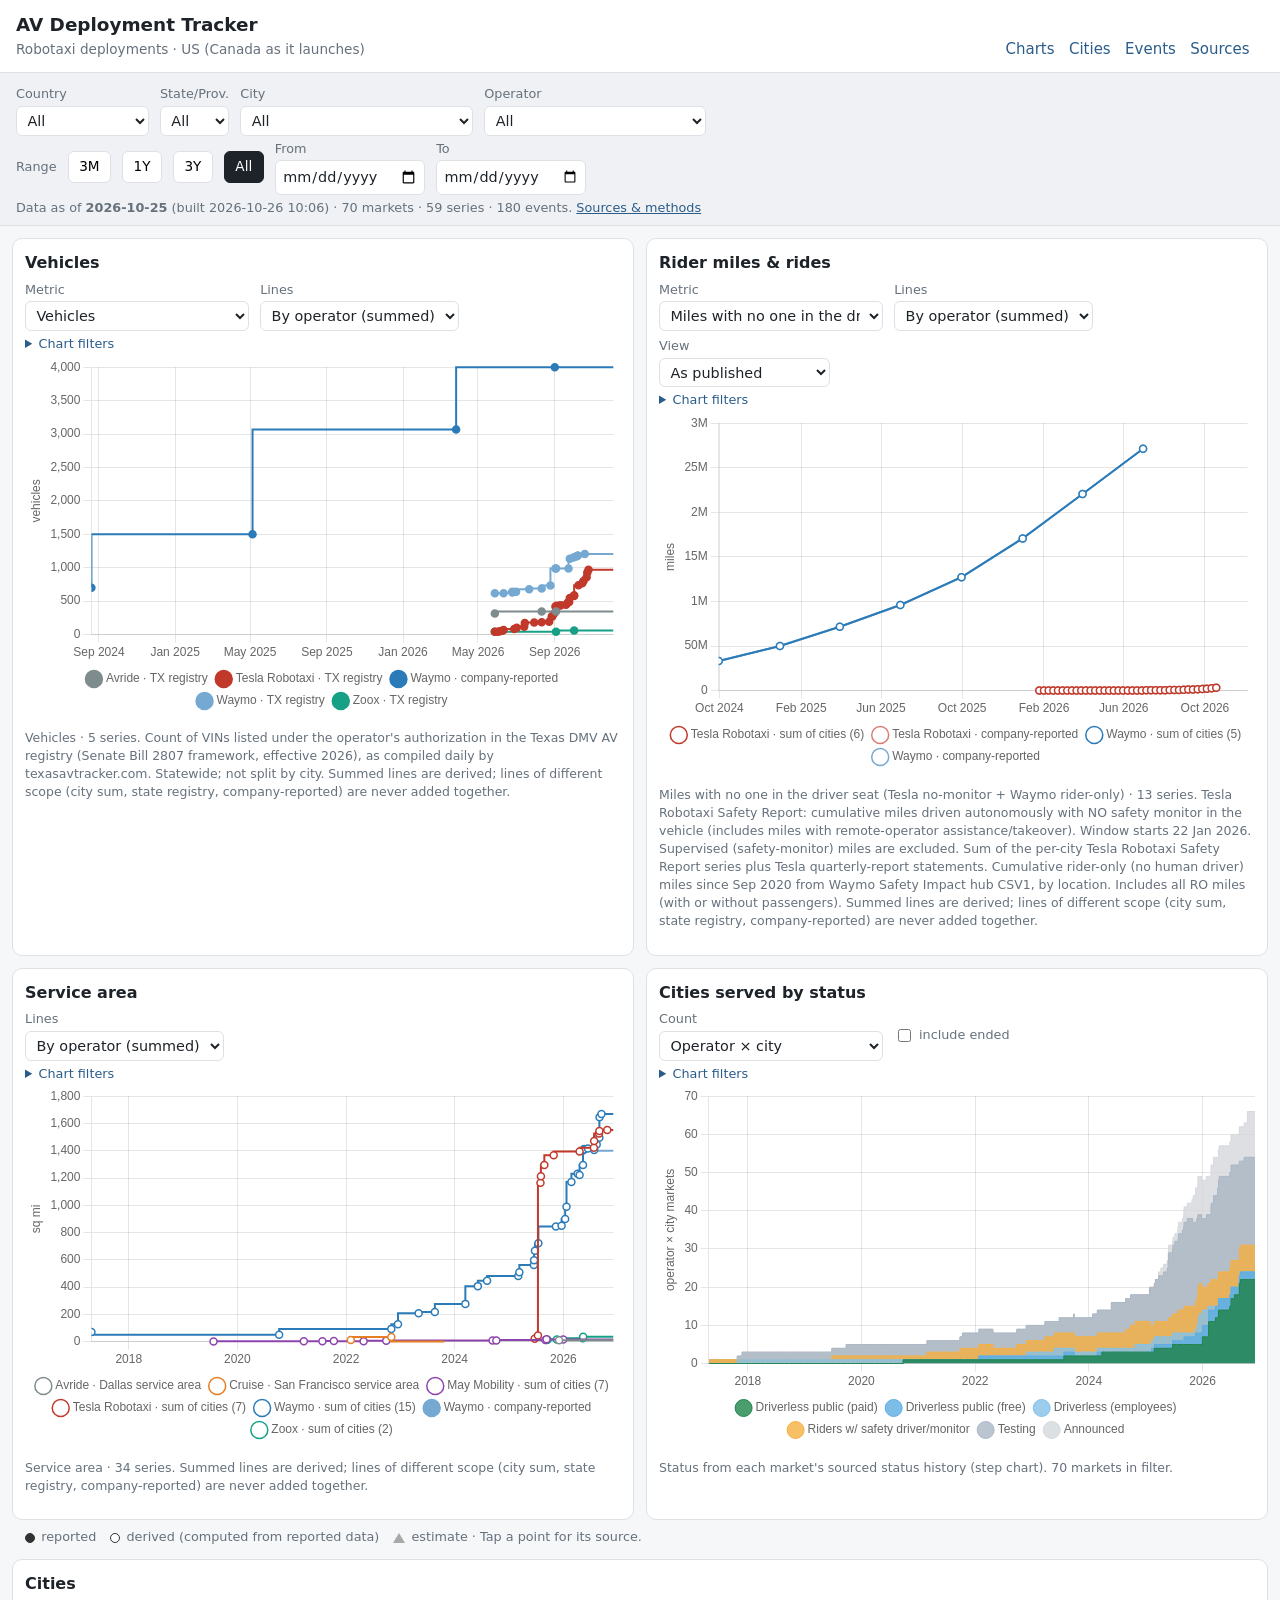
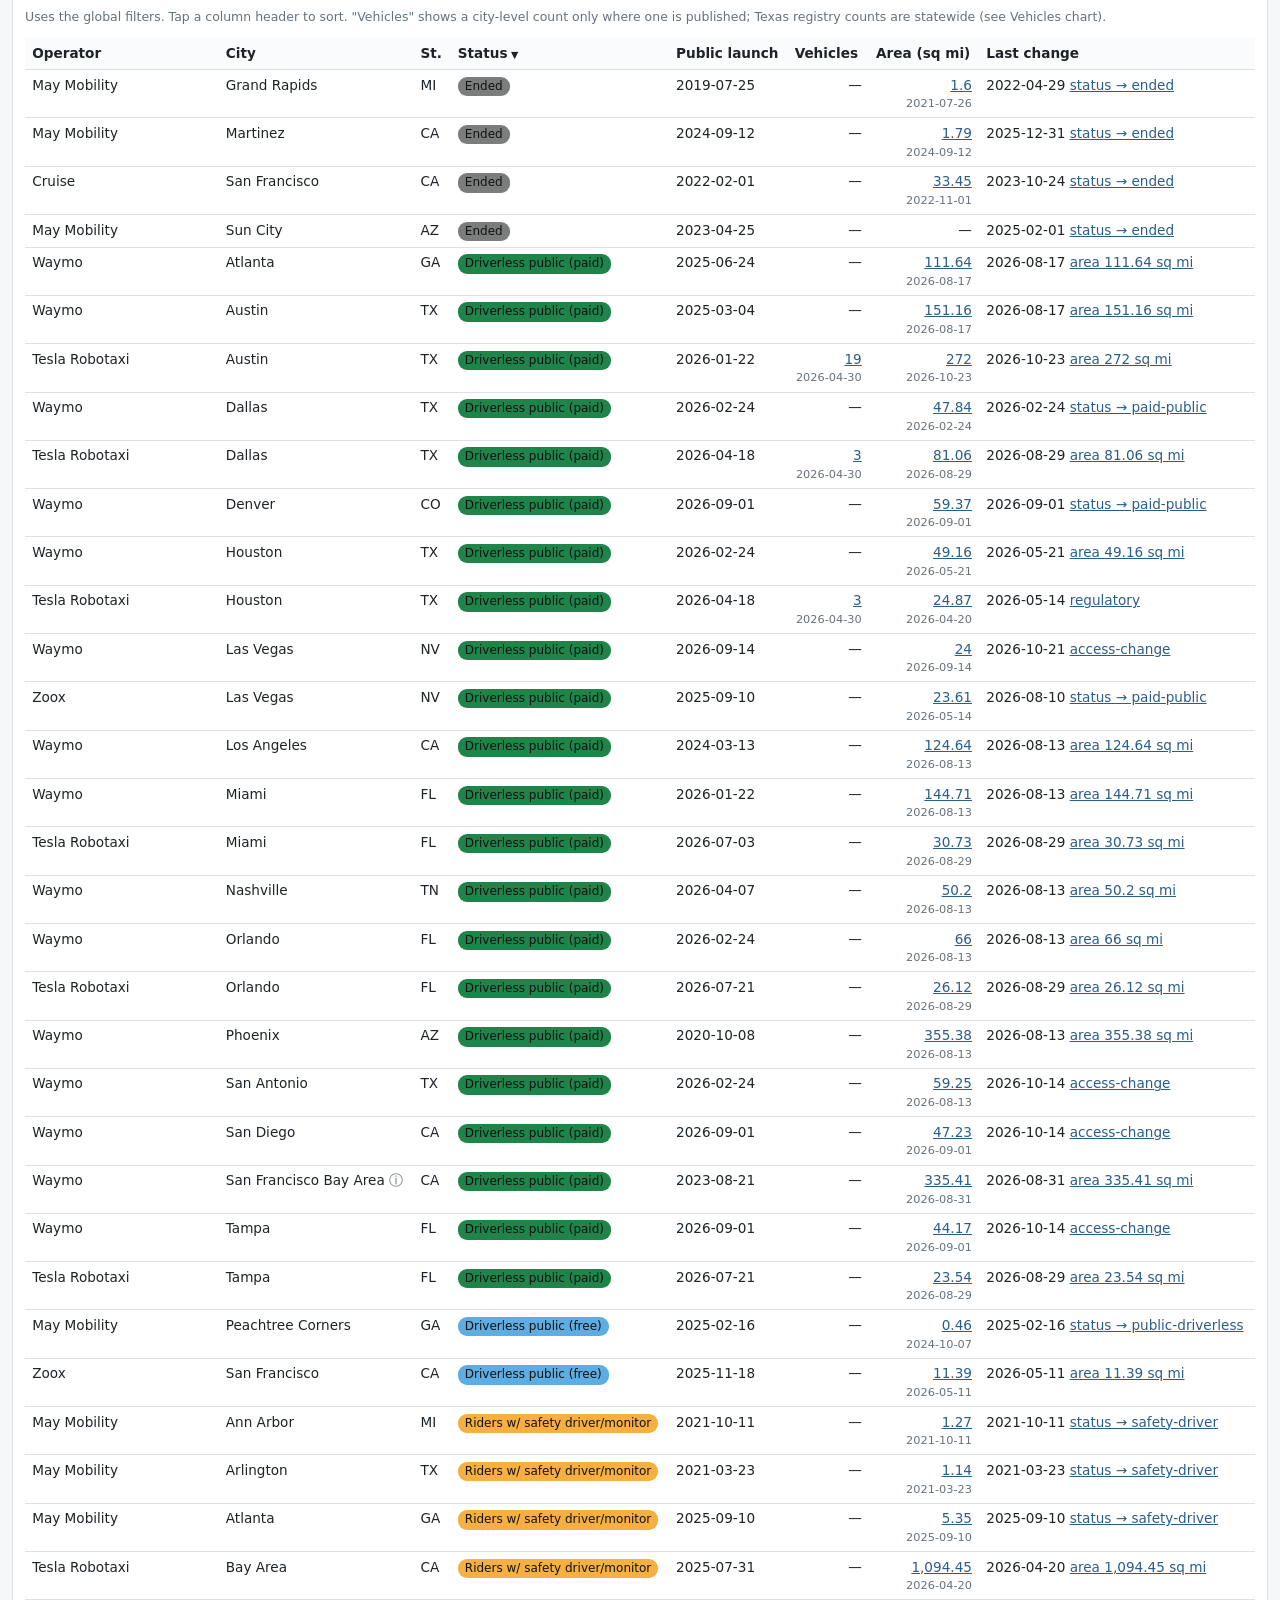
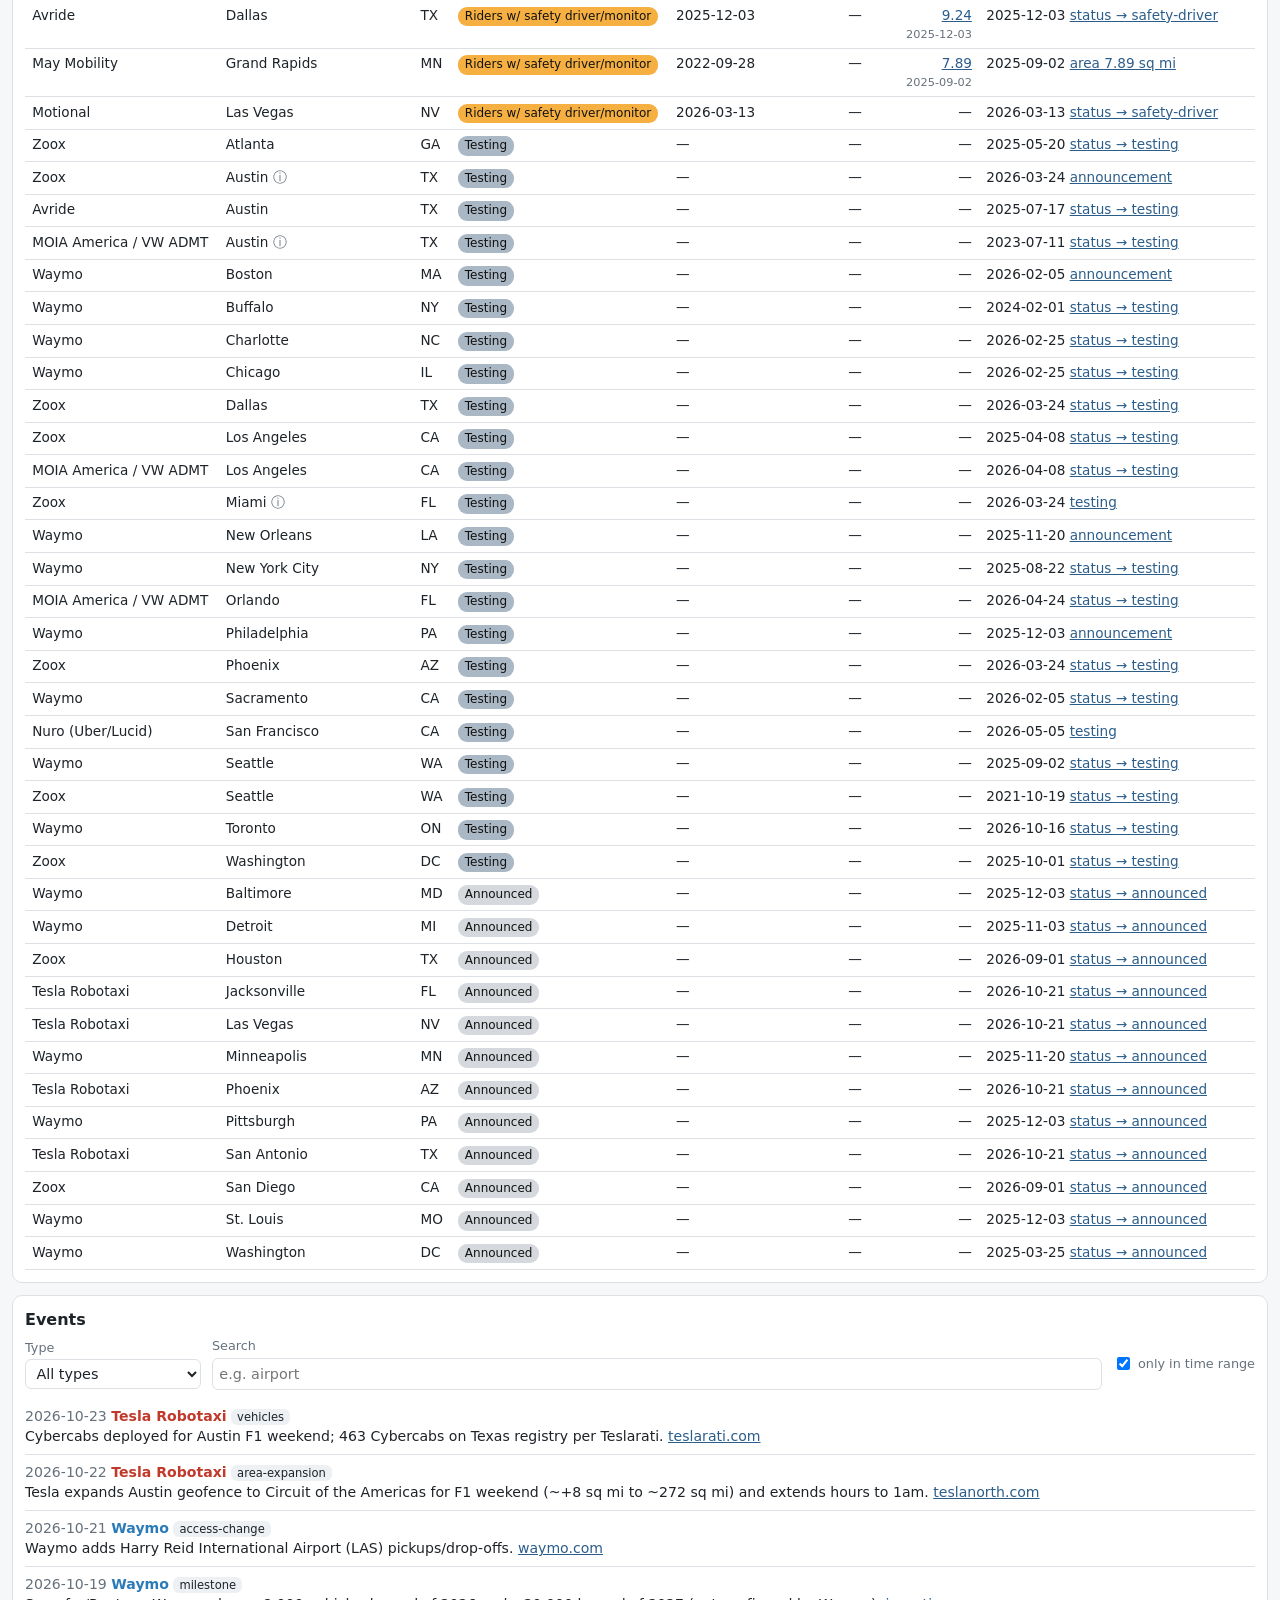
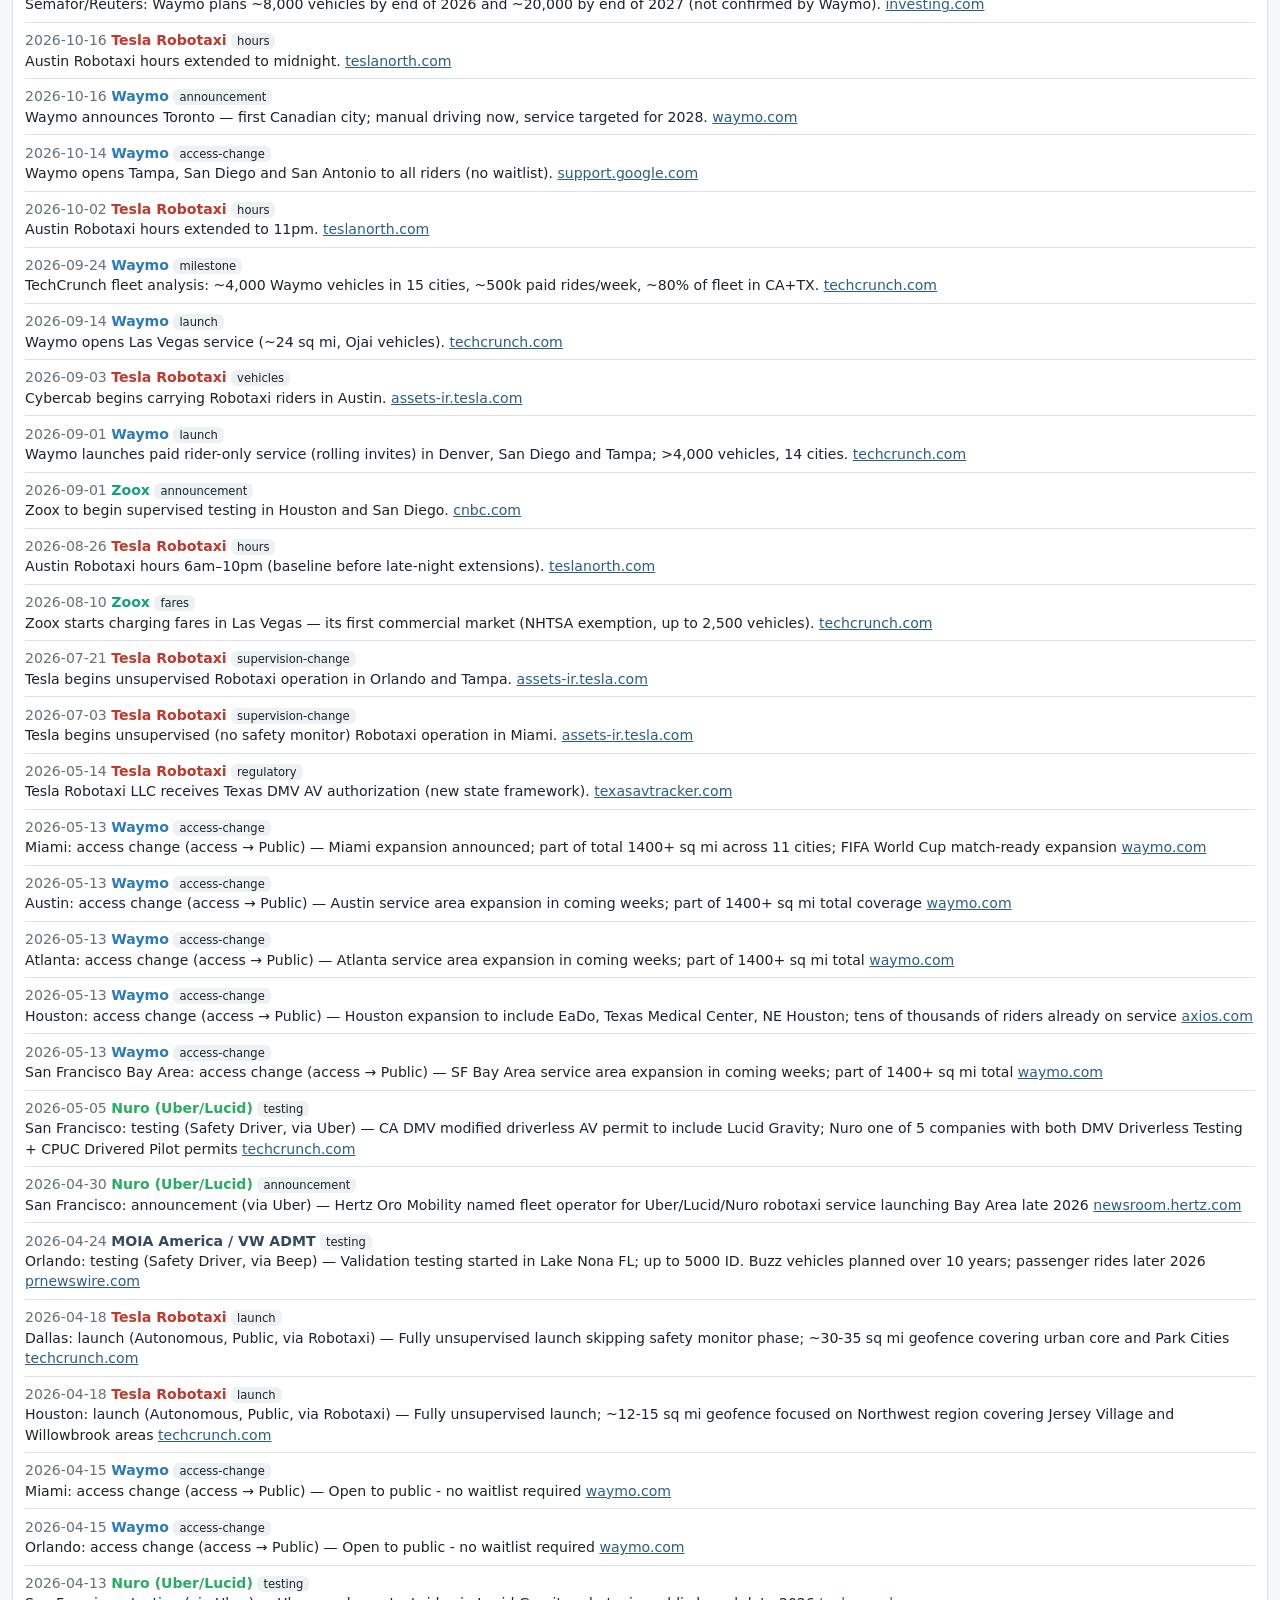
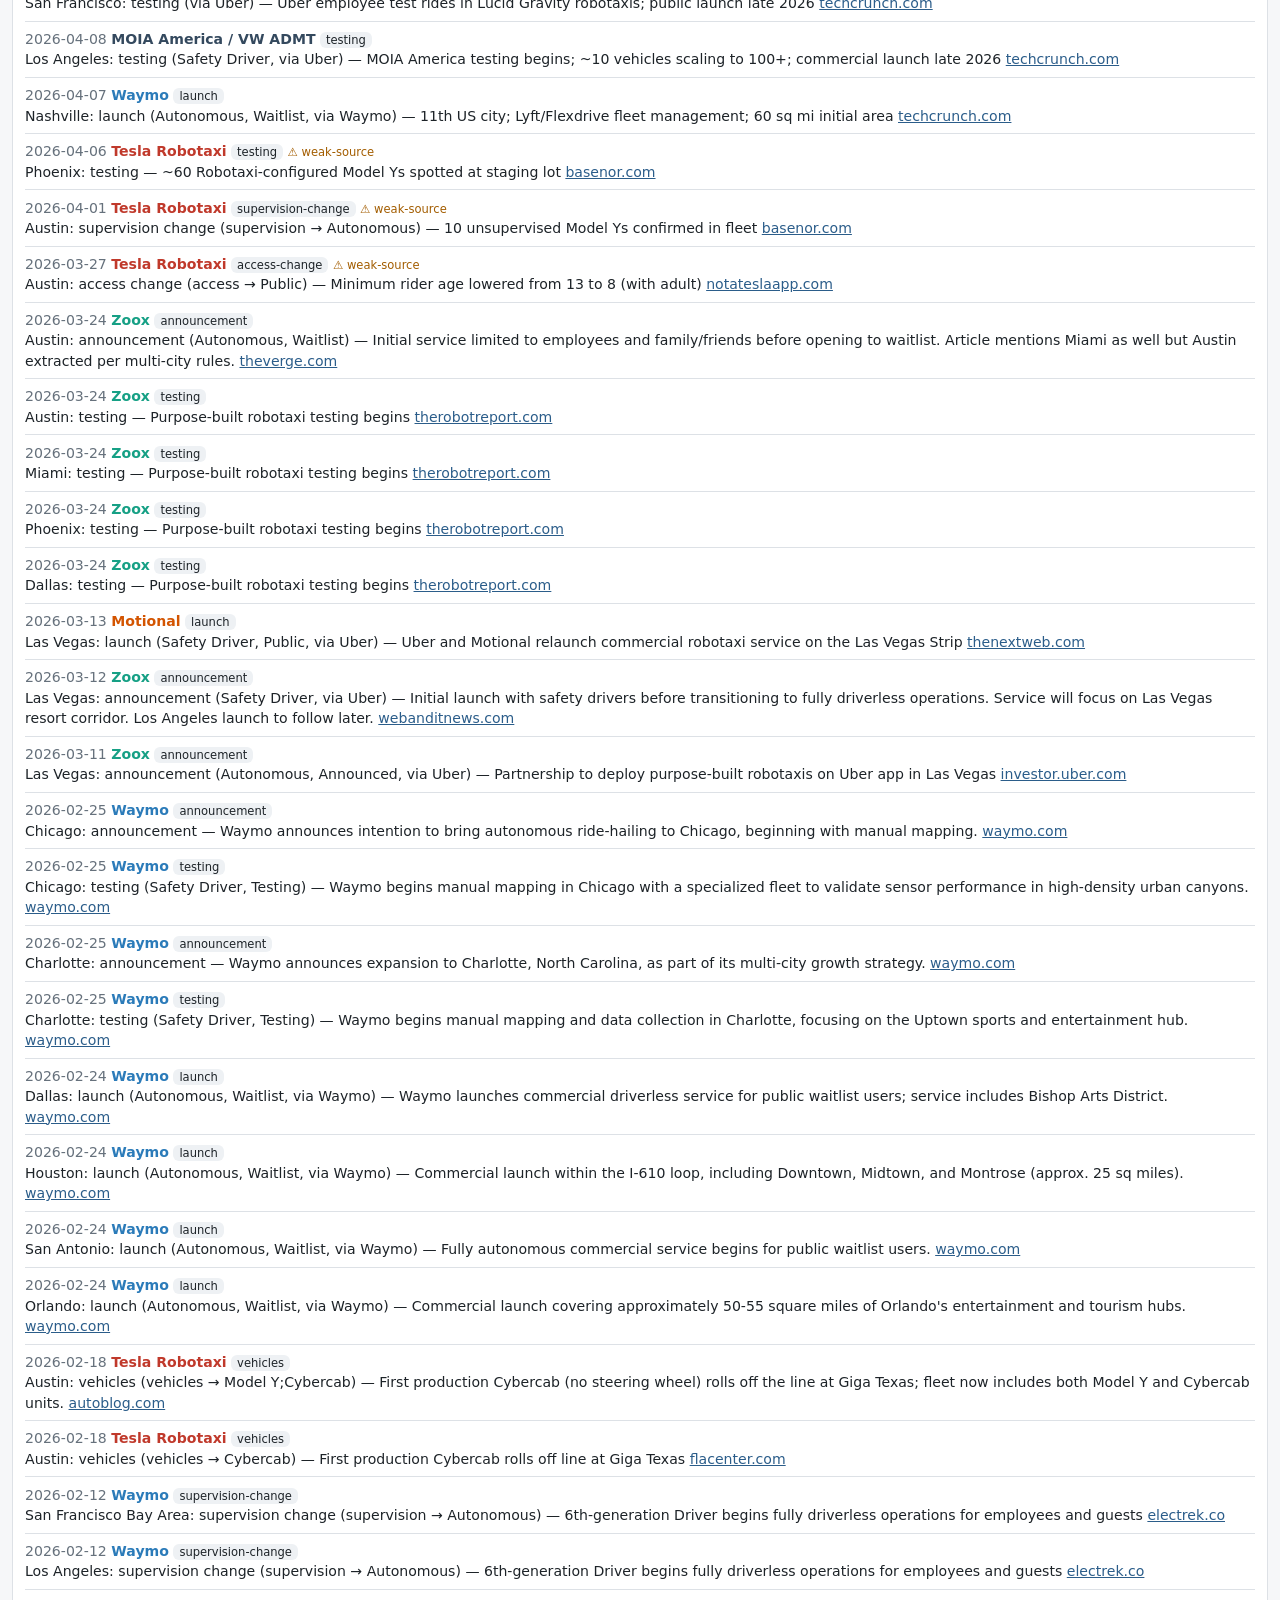
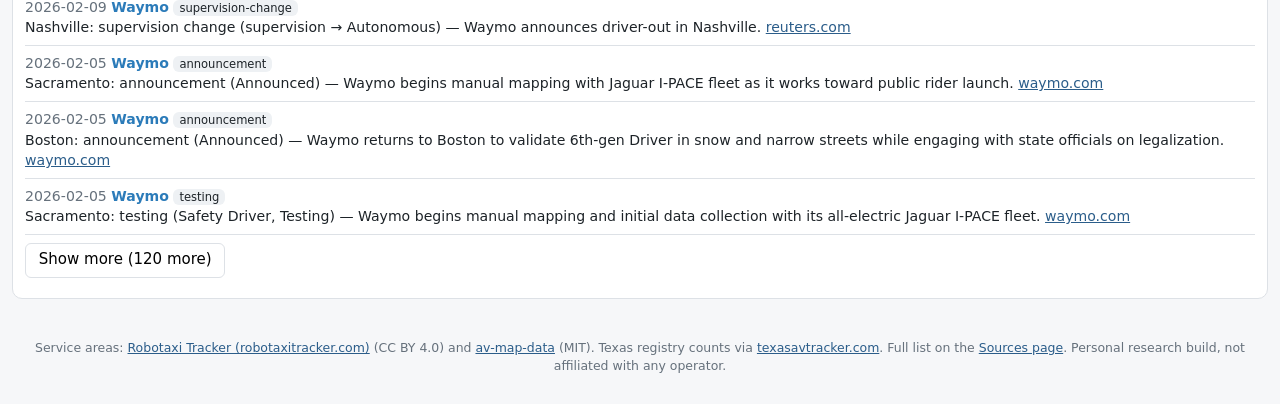
<file: index.html>
<!doctype html>
<html lang="en">
<head>
<meta charset="utf-8">
<meta name="viewport" content="width=device-width, initial-scale=1">
<title>AV Deployment Tracker</title>
<link rel="icon" href="data:,">
<link rel="stylesheet" href="site/css/style.css">
</head>
<body>
<header class="top">
  <div class="title"><h1>AV Deployment Tracker</h1><span class="sub">Robotaxi deployments · US (Canada as it launches)</span></div>
  <nav><a href="#charts">Charts</a><a href="#cities">Cities</a><a href="#events">Events</a><a href="sources.html">Sources</a></nav>
</header>
<section class="filters" id="global-filters" aria-label="Global filters">
  <div class="frow">
    <label>Country <select data-f="country"></select></label>
    <label>State/Prov. <select data-f="state"></select></label>
    <label>City <select data-f="city"></select></label>
    <label>Operator <select data-f="operator"></select></label>
  </div>
  <div class="frow range" data-range="global">
    <span class="rlabel">Range</span>
    <button data-r="3M">3M</button><button data-r="1Y">1Y</button><button data-r="3Y">3Y</button><button data-r="ALL" class="on">All</button>
    <label>From <input type="date" data-r="from"></label><label>To <input type="date" data-r="to"></label>
  </div>
  <p class="updated" id="updated"></p>
</section>
<main>
  <section id="charts" class="grid">
    <article class="card" data-chart="vehicles"><h2>Vehicles</h2></article>
    <article class="card" data-chart="usage"><h2>Rider miles &amp; rides</h2></article>
    <article class="card" data-chart="area"><h2>Service area</h2></article>
    <article class="card" data-chart="status"><h2>Cities served by status</h2></article>
  </section>
  <p class="legend-key"><span class="k rep"></span> reported <span class="k der"></span> derived (computed from reported data) <span class="k est"></span> estimate · Tap a point for its source.</p>
  <section id="cities" class="card wide">
    <h2>Cities</h2>
    <p class="hint">Uses the global filters. Tap a column header to sort. "Vehicles" shows a city-level count only where one is published; Texas registry counts are statewide (see Vehicles chart).</p>
    <div class="tablewrap"><table id="city-table"></table></div>
  </section>
  <section id="events" class="card wide">
    <h2>Events</h2>
    <div class="frow"><label>Type <select id="ev-type"></select></label><label class="grow">Search <input type="search" id="ev-q" placeholder="e.g. airport"></label><label class="chk"><input type="checkbox" id="ev-inrange" checked> only in time range</label></div>
    <ol id="event-list" class="timeline"></ol>
    <button id="ev-more" class="more" hidden>Show more</button>
  </section>
</main>
<footer>
  <p>Service areas: <a href="https://robotaxitracker.com">Robotaxi Tracker (robotaxitracker.com)</a> (CC BY 4.0) and <a href="https://github.com/path-avmap/av-map-data">av-map-data</a> (MIT). Texas registry counts via <a href="https://texasavtracker.com/">texasavtracker.com</a>. Full list on the <a href="sources.html">Sources page</a>. Personal research build, not affiliated with any operator.</p>
</footer>
<script src="site/vendor/chart.umd.min.js"></script>
<script src="site/vendor/chartjs-adapter-date-fns.bundle.min.js"></script>
<script src="site/js/common.js"></script>
<script src="site/js/app.js"></script>
</body>
</html>
</file>
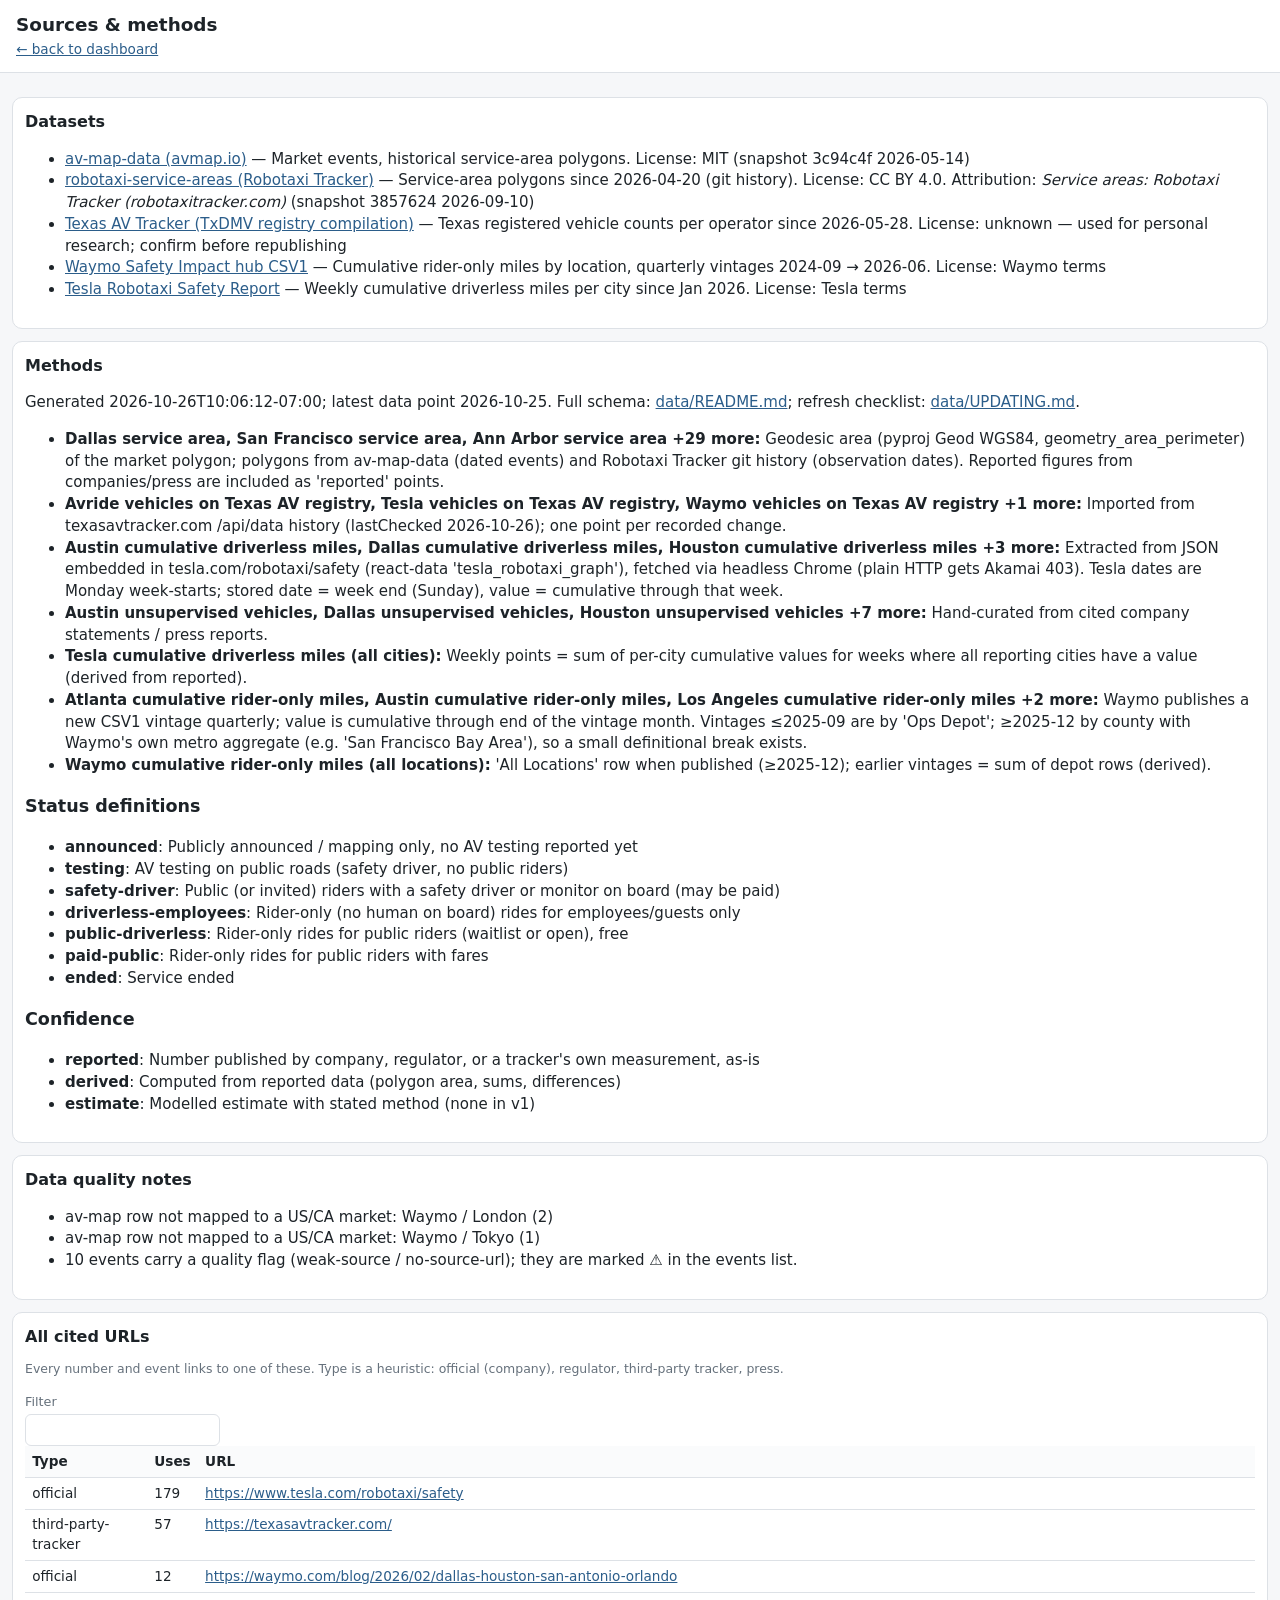
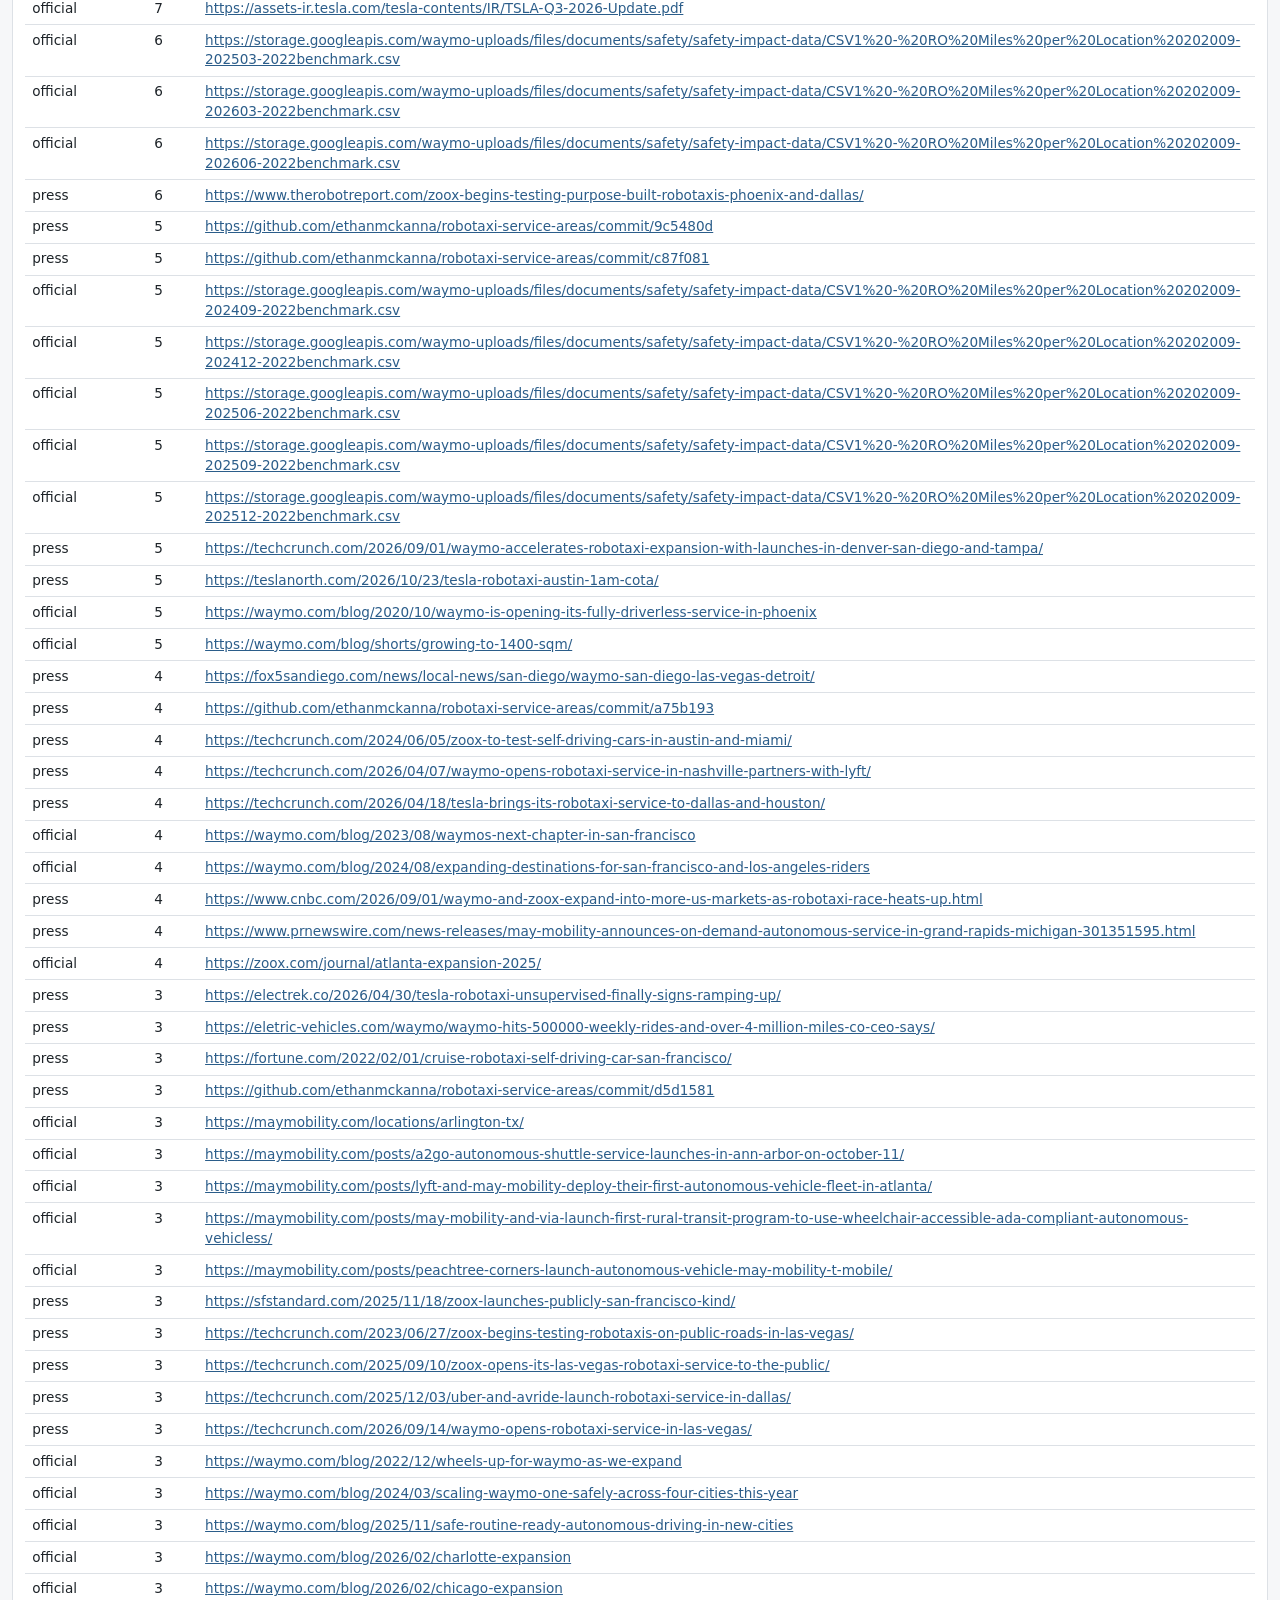
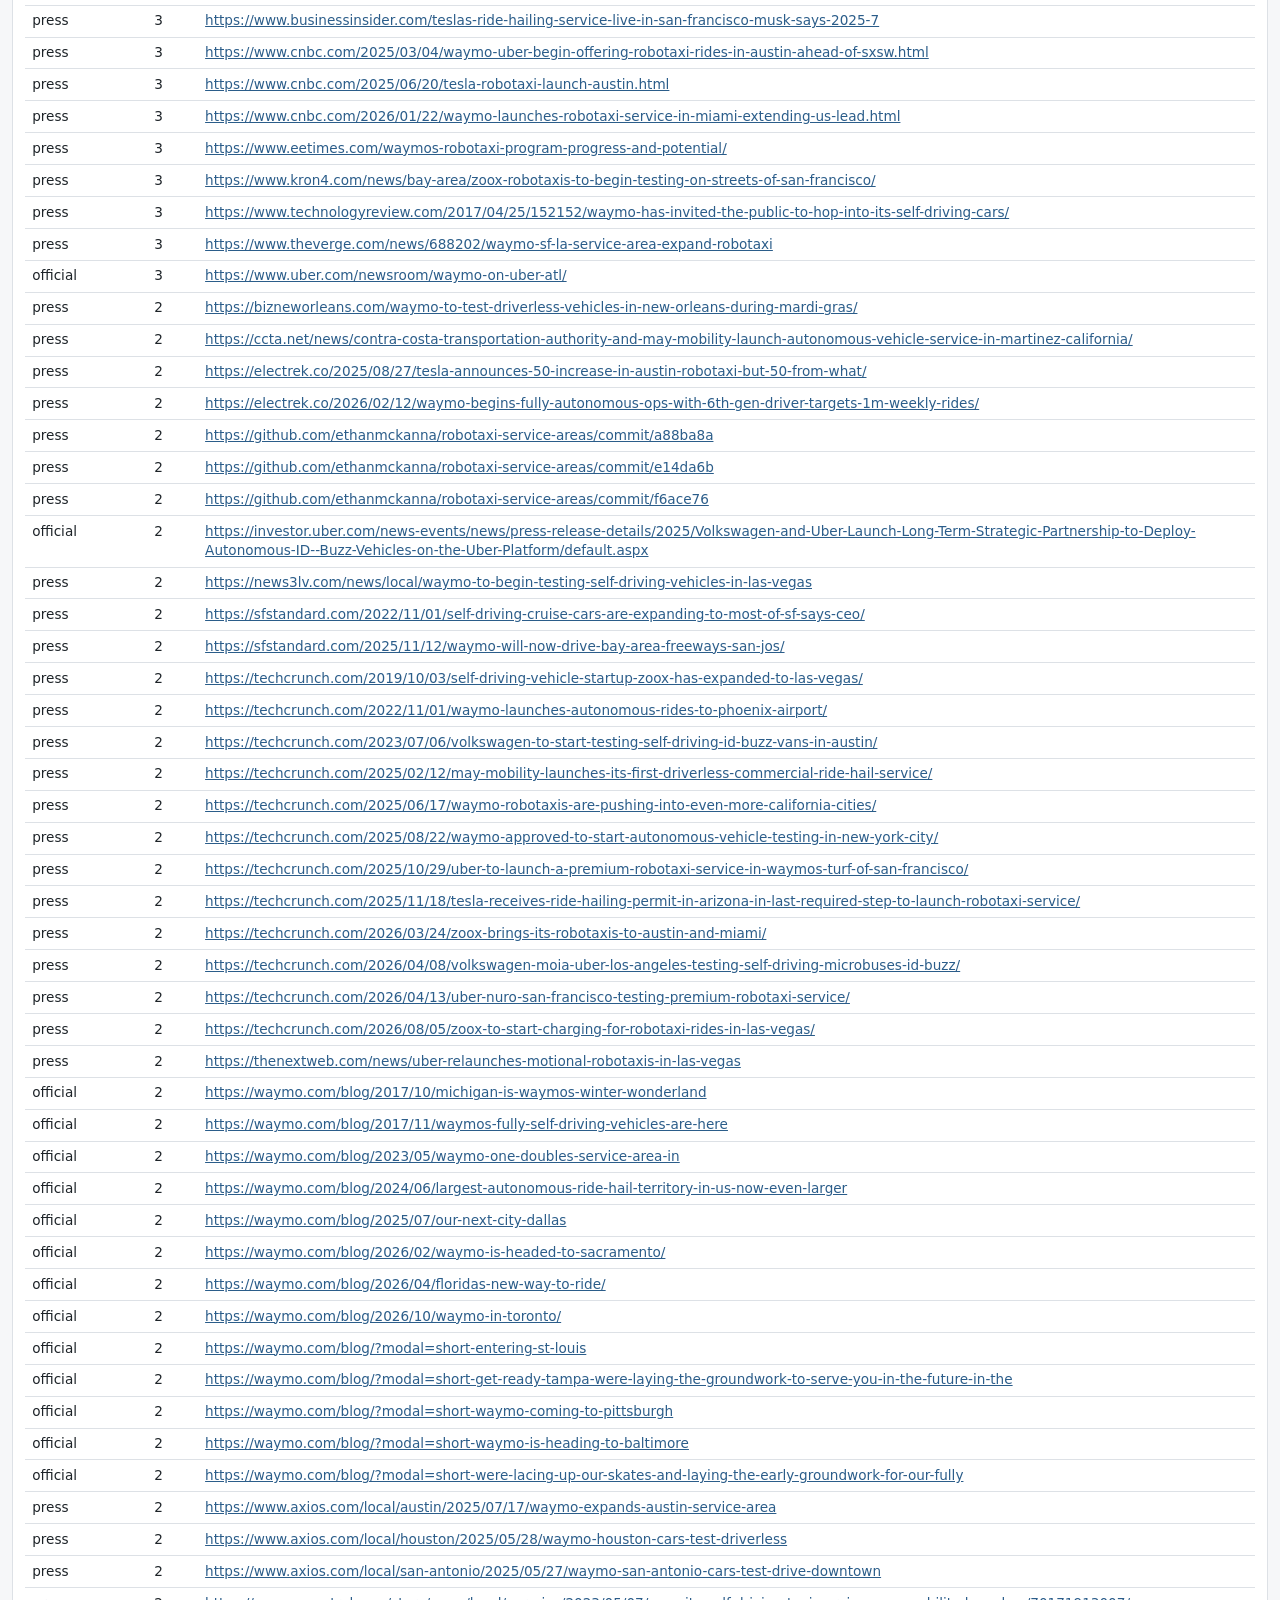
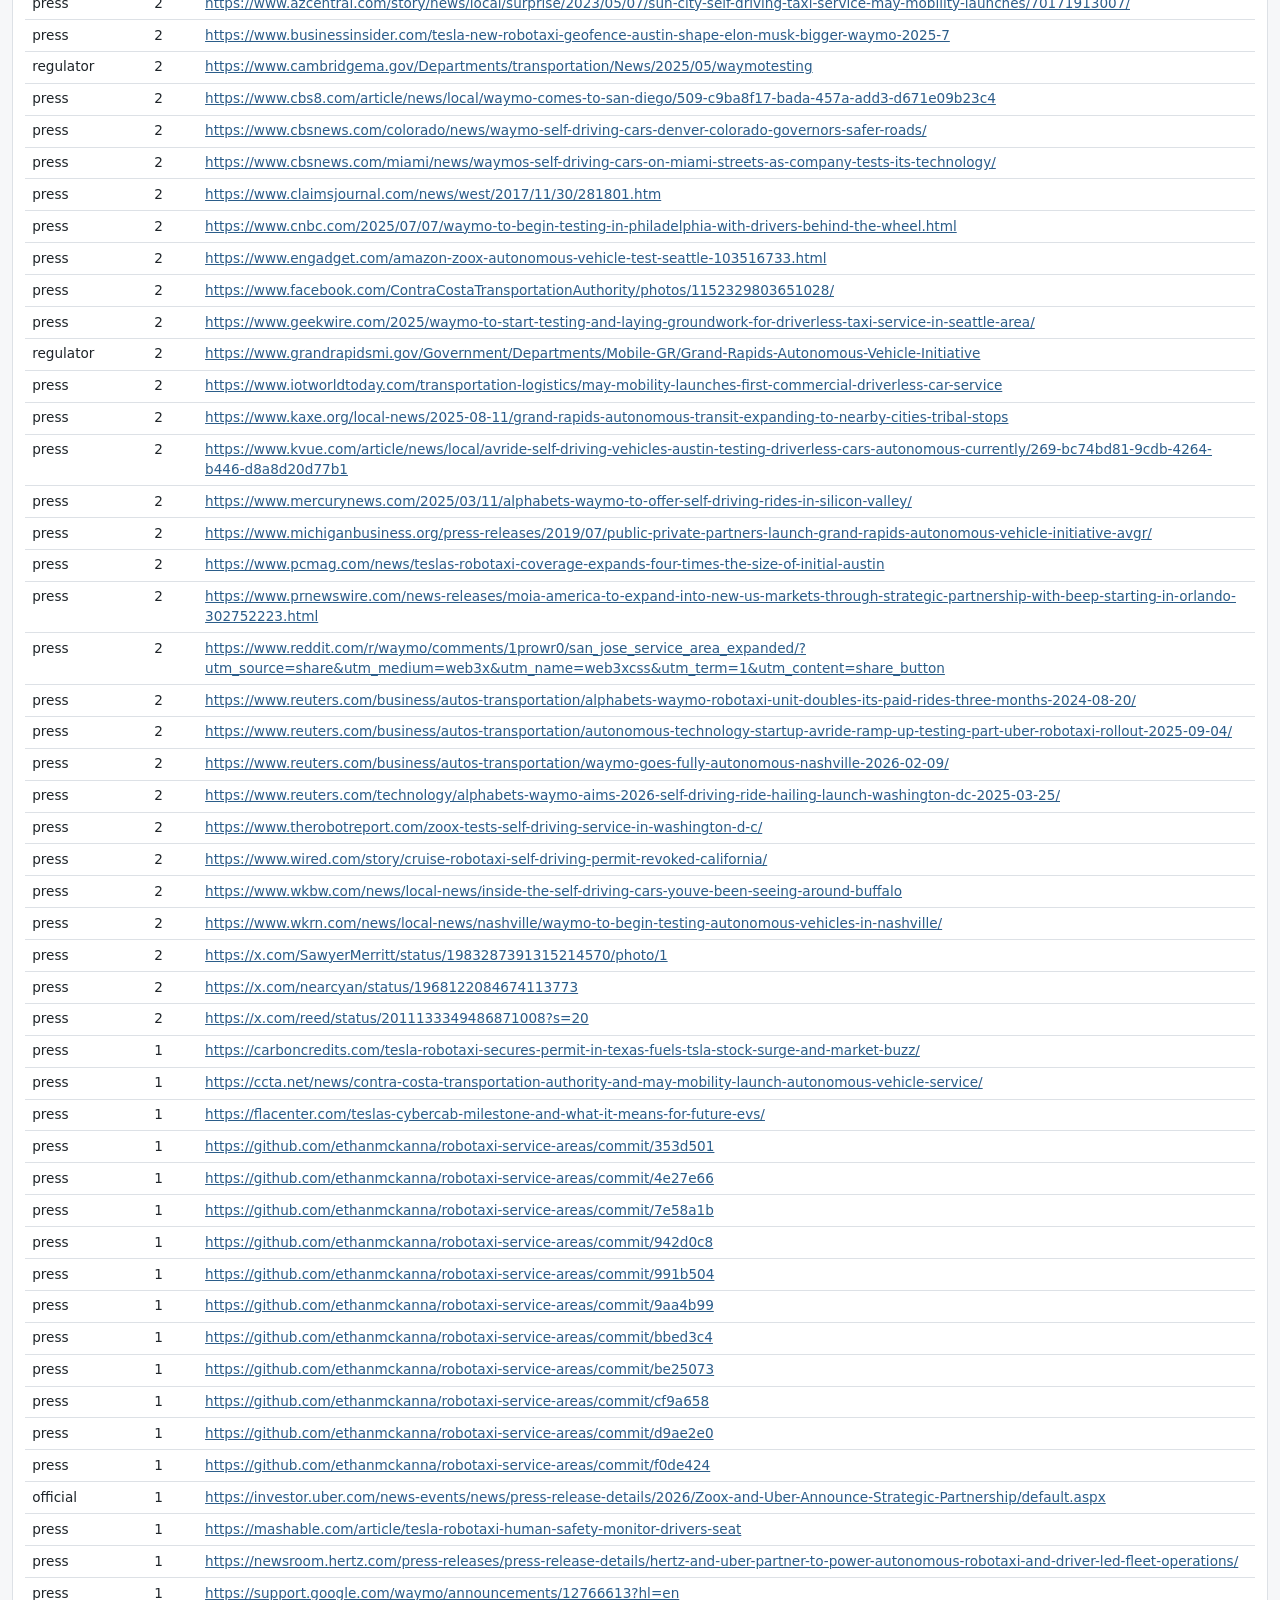
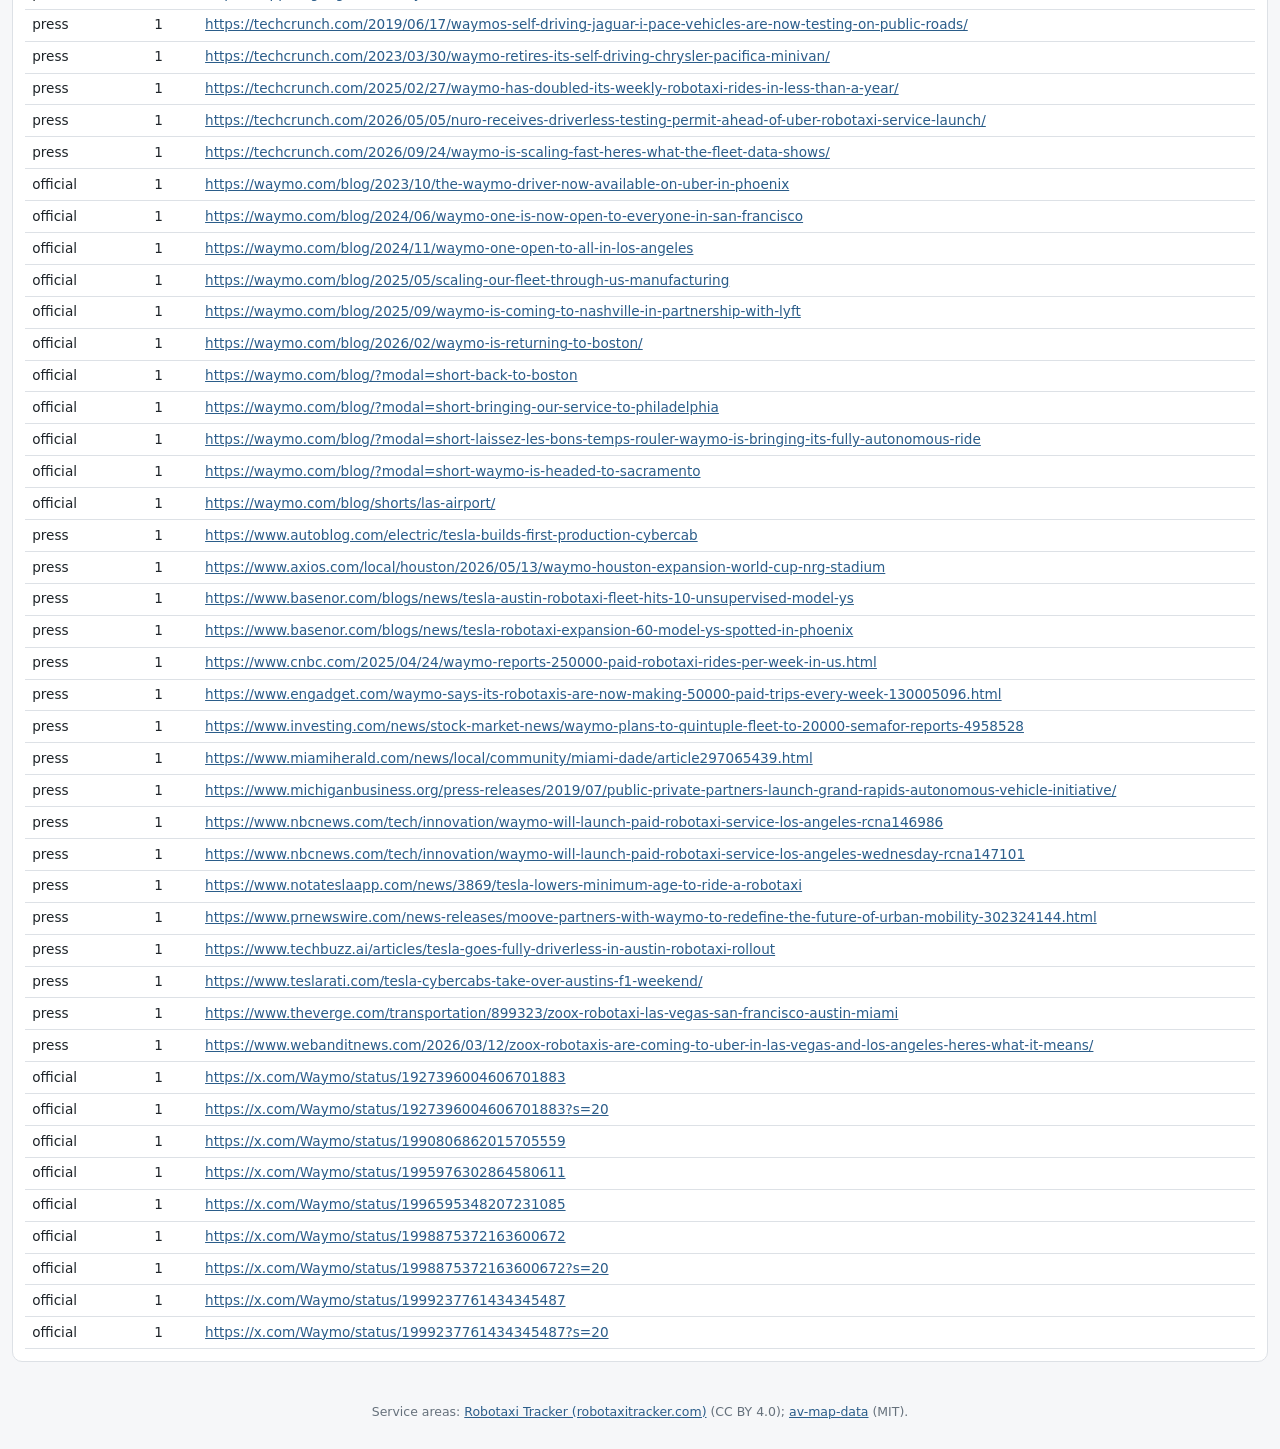
<file: sources.html>
<!doctype html>
<html lang="en">
<head><meta charset="utf-8"><meta name="viewport" content="width=device-width, initial-scale=1">
<title>Sources · AV Deployment Tracker</title><link rel="icon" href="data:,"><link rel="stylesheet" href="site/css/style.css"></head>
<body>
<header class="top"><div class="title"><h1>Sources &amp; methods</h1><span class="sub"><a href="index.html">← back to dashboard</a></span></div></header>
<main>
<section class="card wide"><h2>Datasets</h2><div id="datasets"></div></section>
<section class="card wide"><h2>Methods</h2><div id="methods"></div></section>
<section class="card wide"><h2>Data quality notes</h2><ul id="warnings"></ul></section>
<section class="card wide"><h2>All cited URLs</h2><p class="hint">Every number and event links to one of these. Type is a heuristic: official (company), regulator, third-party tracker, press.</p>
<label>Filter <input type="search" id="src-q"></label><div class="tablewrap"><table id="src-table"></table></div></section>
</main>
<footer><p>Service areas: <a href="https://robotaxitracker.com">Robotaxi Tracker (robotaxitracker.com)</a> (CC BY 4.0); <a href="https://github.com/path-avmap/av-map-data">av-map-data</a> (MIT).</p></footer>
<script src="site/js/common.js"></script>
<script src="site/js/sources.js"></script>
</body></html>
</file>
<file: site/css/style.css>
:root { --bg:#f6f7f9; --card:#fff; --ink:#1d2328; --muted:#66717c; --line:#dde1e6; --accent:#2b5d8a; }
* { box-sizing:border-box; }
body { margin:0; font:15px/1.45 system-ui,-apple-system,"Segoe UI",Roboto,sans-serif; color:var(--ink); background:var(--bg); }
a { color:var(--accent); }
header.top { display:flex; flex-wrap:wrap; justify-content:space-between; align-items:flex-end; gap:.5rem; padding:.75rem 1rem; background:var(--card); border-bottom:1px solid var(--line); }
header h1 { font-size:1.15rem; margin:0; }
.sub { color:var(--muted); font-size:.85rem; }
nav a { margin-right:.9rem; text-decoration:none; font-weight:500; }
.filters { background:#eef1f4ee; backdrop-filter:blur(4px); padding:.5rem 1rem; border-bottom:1px solid var(--line); }
.frow { display:flex; flex-wrap:wrap; gap:.4rem .7rem; align-items:center; margin:.25rem 0; }
label { font-size:.8rem; color:var(--muted); display:inline-flex; flex-direction:column; gap:2px; }
label.chk { flex-direction:row; align-items:center; gap:.3rem; }
label.grow { flex:1 1 10rem; }
select, input[type=date], input[type=search] { font:inherit; font-size:.9rem; padding:.3rem .4rem; border:1px solid var(--line); border-radius:6px; background:#fff; color:var(--ink); max-width:14rem; }
input[type=search] { max-width:none; width:100%; }
.range button { font:inherit; font-size:.85rem; padding:.3rem .65rem; border:1px solid var(--line); background:#fff; border-radius:6px; cursor:pointer; }
.range button.on { background:var(--ink); color:#fff; border-color:var(--ink); }
.rlabel { font-size:.8rem; color:var(--muted); }
.updated { font-size:.8rem; color:var(--muted); margin:.25rem 0 0; }
main { padding:.75rem; max-width:1400px; margin:0 auto; }
.grid { display:grid; grid-template-columns:1fr; gap:.75rem; }
@media (min-width: 900px) { .grid { grid-template-columns:1fr 1fr; } }
.card { background:var(--card); border:1px solid var(--line); border-radius:10px; padding:.75rem; min-width:0; }
.card.wide { margin-top:.75rem; }
.card h2 { font-size:1rem; margin:0 0 .4rem; }
.cwrap { position:relative; height:320px; }
@media (min-width: 900px) { .cwrap { height:360px; } }
.cnote, .hint, .muted { font-size:.78rem; color:var(--muted); }
details.local summary { font-size:.8rem; color:var(--accent); cursor:pointer; margin:.2rem 0; }
.detail { position:relative; margin-top:.4rem; padding:.5rem 1.8rem .5rem .6rem; background:#f3f6f9; border:1px solid var(--line); border-radius:8px; font-size:.85rem; overflow-wrap:anywhere; }
.detail ul { margin:.3rem 0; padding-left:1.1rem; }
.detail .close { position:absolute; right:.3rem; top:.2rem; border:0; background:none; font-size:1.1rem; cursor:pointer; }
.conf { font-size:.72rem; padding:1px 6px; border-radius:8px; border:1px solid #999; }
.conf.reported { background:#1d2328; color:#fff; border-color:#1d2328; }
.conf.derived { background:#fff; }
.conf.estimate { background:#fff; border-style:dashed; }
.legend-key { font-size:.8rem; color:var(--muted); margin:.5rem .2rem; }
.k { display:inline-block; width:10px; height:10px; border-radius:50%; border:1.5px solid #333; vertical-align:middle; margin:0 .15rem 0 .6rem; }
.k.rep { background:#333; } .k.der { background:#fff; }
.k.est { border-radius:0; width:0; height:0; border:6px solid transparent; border-bottom:10px solid #33333366; border-top:0; }
.tablewrap { overflow-x:auto; }
table { border-collapse:collapse; width:100%; font-size:.85rem; }
th, td { text-align:left; padding:.35rem .45rem; border-bottom:1px solid var(--line); vertical-align:top; }
th { cursor:pointer; white-space:nowrap; position:sticky; top:0; background:#fafbfc; }
th.asc::after { content:" ▲"; font-size:.7em; } th.desc::after { content:" ▼"; font-size:.7em; }
td.num { text-align:right; white-space:nowrap; }
td small { color:var(--muted); display:block; }
td.url { overflow-wrap:anywhere; }
.badge { display:inline-block; padding:1px 7px; border-radius:9px; font-size:.75rem; white-space:nowrap; color:#111; }
.i { cursor:help; color:var(--muted); }
.timeline { list-style:none; padding:0; margin:.5rem 0 0; }
.timeline li { padding:.45rem 0; border-bottom:1px solid var(--line); font-size:.88rem; }
.timeline time { font-variant-numeric:tabular-nums; color:var(--muted); }
.timeline .op { font-weight:600; }
.tag { font-size:.72rem; background:#eef1f4; border-radius:6px; padding:1px 6px; }
.warn { font-size:.72rem; color:#a35d00; }
.error { background:#fde8e8; color:#8a1c1c; padding:.75rem 1rem; margin:0; }
footer { padding:1rem; font-size:.78rem; color:var(--muted); text-align:center; }
.filters .frow:first-child { display:grid; grid-template-columns:1fr 1fr; }
.filters .frow:first-child select { max-width:none; width:100%; }
@media (min-width: 900px) { .filters { position:sticky; top:0; z-index:5; } .filters .frow:first-child { display:flex; } .filters .frow:first-child select { width:auto; } }
.more { font:inherit; margin:.5rem 0; padding:.35rem .8rem; border:1px solid var(--line); background:#fff; border-radius:6px; cursor:pointer; }
</file>
